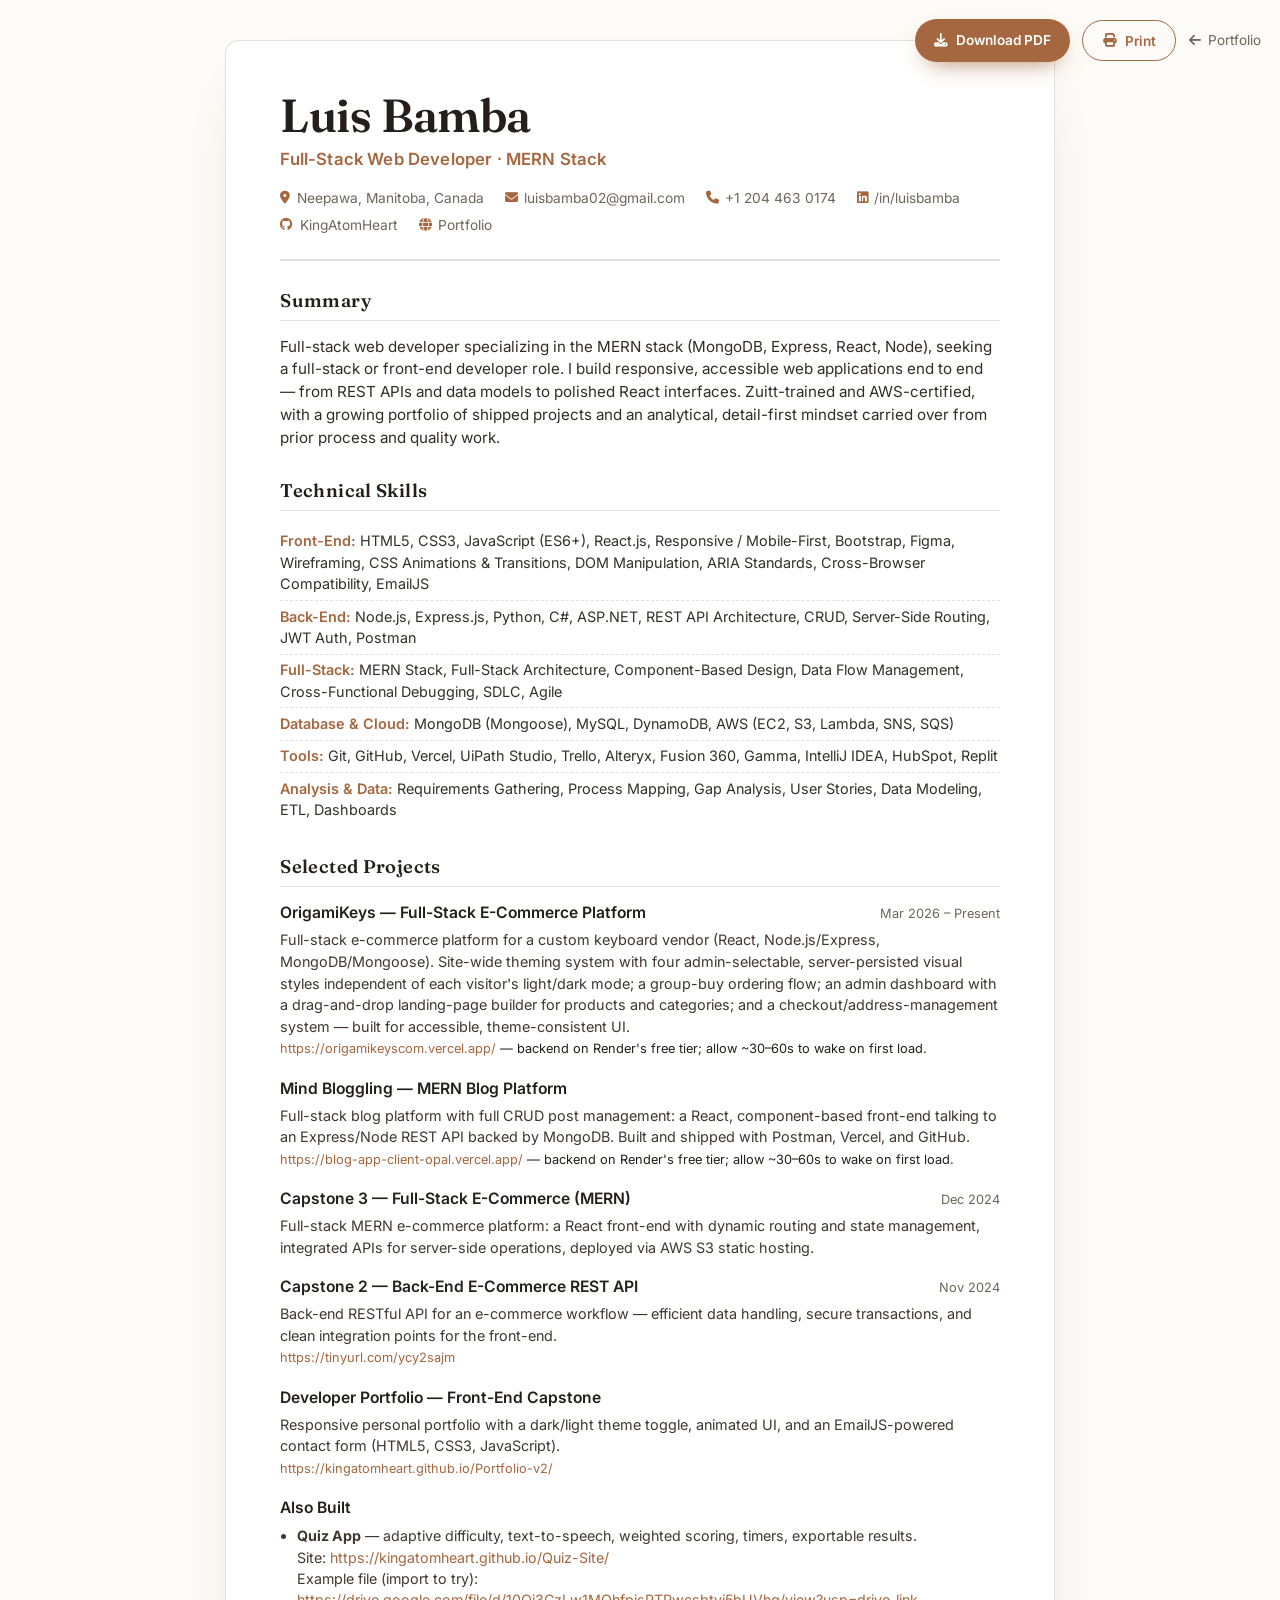
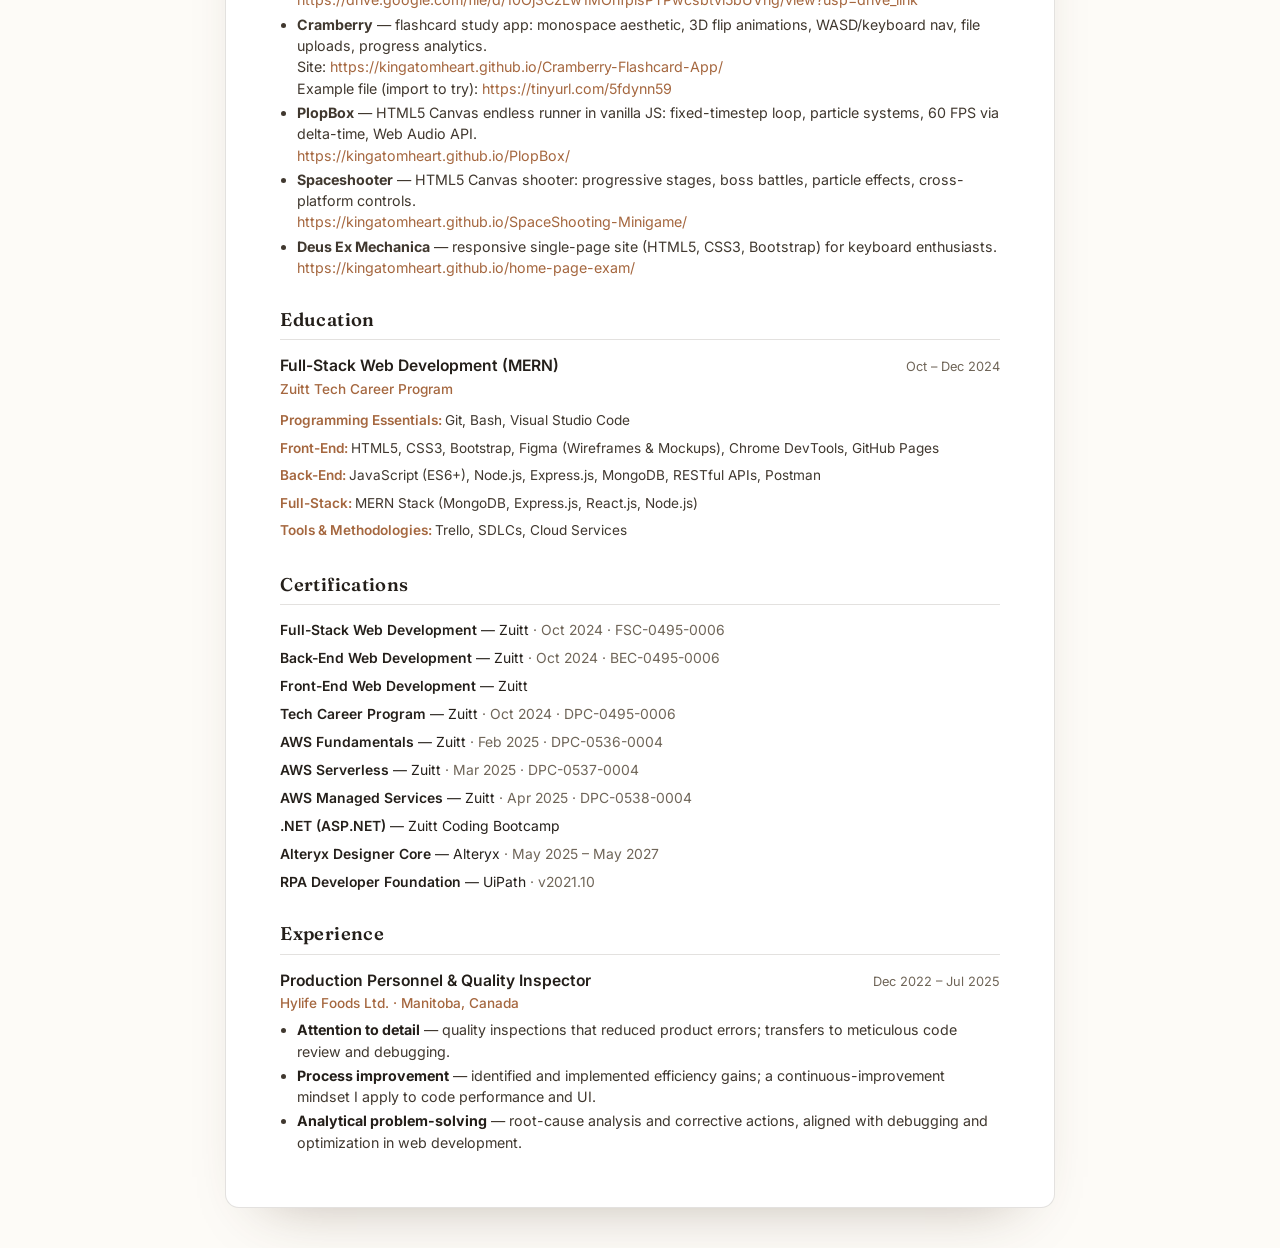
<file: resume.html>
<!DOCTYPE html>
<html lang="en">
<head>
    <meta charset="UTF-8">
    <meta name="viewport" content="width=device-width, initial-scale=1.0">
    <meta name="description" content="Résumé — Luis Bamba, Full-Stack Web Developer (MERN).">
    <title>Luis Bamba — Résumé</title>
    <link rel="icon" type="image/png" href="images/favicon.png">
    <link rel="preconnect" href="https://fonts.googleapis.com">
    <link rel="preconnect" href="https://fonts.gstatic.com" crossorigin>
    <link rel="stylesheet" href="https://fonts.googleapis.com/css2?family=Fraunces:ital,opsz,wght@0,9..144,400..600&family=Inter:wght@400;500;600&display=swap">
    <link rel="stylesheet" href="https://cdnjs.cloudflare.com/ajax/libs/font-awesome/6.5.2/css/all.min.css">
    <style>
        :root {
            --paper: #fdfbf7;
            --card: #ffffff;
            --ink: #241f1a;
            --muted: #6f6558;
            --accent: #a5673f;
            --accent-2: #a8443f;
            --line: rgba(60, 45, 32, 0.14);
            --font-body: 'Inter', system-ui, -apple-system, Segoe UI, Roboto, sans-serif;
            --font-display: 'Fraunces', Georgia, serif;
        }

        * { margin: 0; padding: 0; box-sizing: border-box; }

        body {
            font-family: var(--font-body);
            color: var(--ink);
            background: var(--paper);
            line-height: 1.5;
            font-size: 15px;
            -webkit-font-smoothing: antialiased;
        }

        a { color: var(--accent); text-decoration: none; }
        a:hover { text-decoration: underline; }

        .sheet {
            max-width: 830px;
            margin: 2.5rem auto;
            background: var(--card);
            padding: 3.2rem 3.4rem;
            border: 1px solid var(--line);
            border-radius: 14px;
            box-shadow: 0 30px 60px -40px rgba(74, 52, 33, 0.4);
        }

        /* Header */
        .r-header { border-bottom: 2px solid var(--line); padding-bottom: 1.5rem; margin-bottom: 1.6rem; }
        .r-name {
            font-family: var(--font-display);
            font-weight: 600;
            font-size: 2.9rem;
            line-height: 1.05;
            letter-spacing: -0.01em;
        }
        .r-title {
            font-size: 1.05rem;
            font-weight: 600;
            color: var(--accent);
            margin-top: 0.35rem;
            letter-spacing: 0.01em;
        }
        .r-contact {
            display: flex;
            flex-wrap: wrap;
            gap: 0.4rem 1.3rem;
            margin-top: 1rem;
            font-size: 0.86rem;
            color: var(--muted);
        }
        .r-contact a, .r-contact span { display: inline-flex; align-items: center; gap: 0.4rem; color: var(--muted); }
        .r-contact a:hover { color: var(--accent); }
        .r-contact i { color: var(--accent); font-size: 0.82rem; }

        /* Sections */
        .r-section { margin-top: 1.7rem; }
        .r-section:first-of-type { margin-top: 0; }
        .r-section h2 {
            font-family: var(--font-display);
            font-weight: 600;
            font-size: 1.15rem;
            color: var(--ink);
            padding-bottom: 0.35rem;
            margin-bottom: 0.9rem;
            border-bottom: 1px solid var(--line);
            letter-spacing: 0.02em;
        }

        .r-summary { color: #332c25; font-size: 0.95rem; }

        /* Skills — single column for ATS parsing */
        .skill-line { padding: 0.3rem 0; font-size: 0.9rem; }
        .skill-line + .skill-line { border-top: 1px dashed var(--line); }
        .skill-cat { font-weight: 600; color: var(--accent); }
        .skill-cat::after { content: ": "; }
        .skill-val { color: #33302b; }

        /* Entries (projects / experience / education) */
        .entry { margin-bottom: 1.05rem; page-break-inside: avoid; }
        .entry:last-child { margin-bottom: 0; }
        .entry-head { display: flex; justify-content: space-between; align-items: baseline; gap: 1rem; flex-wrap: wrap; }
        .entry-title { font-weight: 600; font-size: 0.98rem; }
        .entry-title .flag {
            font-size: 0.62rem; font-weight: 700; letter-spacing: 0.1em; text-transform: uppercase;
            color: #fff; background: var(--accent); padding: 0.12rem 0.5rem; border-radius: 100px;
            margin-left: 0.5rem; vertical-align: middle;
        }
        .entry-meta { font-size: 0.8rem; color: var(--muted); white-space: nowrap; }
        .entry-sub { font-size: 0.85rem; color: var(--accent); font-weight: 500; margin-top: 0.05rem; }
        .entry p { font-size: 0.9rem; color: #40382f; margin-top: 0.28rem; }
        .entry ul { margin: 0.35rem 0 0 1.05rem; }
        .entry ul li { font-size: 0.89rem; color: #40382f; margin-bottom: 0.18rem; }
        .entry ul li strong { color: var(--ink); }
        .entry-link { font-size: 0.8rem; }

        .more-list { font-size: 0.88rem; color: #40382f; margin: 0 0 0 1.1rem; list-style: disc; }
        .more-list li { margin-bottom: 0.45rem; }

        .cw { font-size: 0.85rem; padding: 0.22rem 0; }
        .cw-l { font-weight: 600; color: var(--accent); }
        .cw-l::after { content: ": "; }
        .cw-v { color: #40382f; }

        /* Certifications — single column for ATS parsing */
        .cert-list { display: grid; grid-template-columns: 1fr; gap: 0.45rem; }
        .cert { font-size: 0.87rem; page-break-inside: avoid; }
        .cert b { font-weight: 600; }
        .cert span { color: var(--muted); }

        /* Print button */
        .print-bar { position: fixed; top: 1.2rem; right: 1.2rem; z-index: 10; }
        .print-btn {
            font-family: var(--font-body); font-size: 0.85rem; font-weight: 600;
            color: #fff; background: var(--accent); border: none; cursor: pointer;
            padding: 0.7rem 1.2rem; border-radius: 100px; display: inline-flex; align-items: center; gap: 0.5rem;
            box-shadow: 0 10px 25px -12px var(--accent);
        }
        .print-btn:hover { filter: brightness(1.05); }
        .print-btn.secondary {
            color: var(--accent); background: transparent; border: 1px solid var(--accent);
            box-shadow: none; margin-left: 0.5rem;
        }
        .print-btn.secondary:hover { background: rgba(0,0,0,0.03); filter: none; }
        .back-link { display: inline-flex; align-items: center; gap: 0.4rem; margin-left: 0.6rem; font-size: 0.85rem; color: var(--muted); }

        @media (max-width: 640px) {
            .sheet { margin: 0; border-radius: 0; padding: 1.8rem 1.4rem; border: none; }
            .skill-line, .cw { grid-template-columns: 1fr; gap: 0.15rem; }
            .cert-list { grid-template-columns: 1fr; }
            .print-bar { position: static; padding: 1rem 1.4rem 0; }
        }

        /* Print / PDF — compact, clean page breaks */
        @media print {
            @page { margin: 12mm; }
            html, body { background: #fff; }
            body { font-size: 9.6pt; line-height: 1.38; }
            .sheet { margin: 0; max-width: none; padding: 0; border: none; border-radius: 0; box-shadow: none; }
            .print-bar { display: none; }
            a { color: #33302b; text-decoration: none; word-break: break-word; }

            .r-header { padding-bottom: 0.6rem; margin-bottom: 0.75rem; }
            .r-name { font-size: 1.9rem; }
            .r-title { font-size: 0.92rem; margin-top: 0.2rem; }
            .r-contact { margin-top: 0.45rem; gap: 0.15rem 0.9rem; font-size: 0.78rem; }

            .r-section { margin-top: 0.8rem; }
            .r-section h2 { font-size: 1rem; margin-bottom: 0.4rem; padding-bottom: 0.18rem; break-after: avoid; page-break-after: avoid; }
            .r-summary { font-size: 0.84rem; }

            .skill-line { padding: 0.14rem 0; font-size: 0.8rem; }

            .entry { margin-bottom: 0.55rem; page-break-inside: avoid; }
            .entry p { font-size: 0.8rem; margin-top: 0.12rem; }
            .entry-title { font-size: 0.88rem; }
            .entry-meta, .entry-link { font-size: 0.74rem; }
            .entry-sub { font-size: 0.79rem; }
            .entry ul li { font-size: 0.8rem; margin-bottom: 0.12rem; }

            /* long "Also Built" list may break across pages, but keep each item whole */
            .entry-wide { page-break-inside: auto; }
            .more-list { font-size: 0.79rem; }
            .more-list li { page-break-inside: avoid; margin-bottom: 0.28rem; }

            .cw { font-size: 0.78rem; padding: 0.1rem 0; }
            .cert-list { gap: 0.25rem; }
            .cert { font-size: 0.79rem; }
        }
    </style>
</head>
<body>
    <div class="print-bar">
        <a class="print-btn" href="resume.pdf" download="Luis-Bamba-Resume.pdf"><i class="fas fa-download" aria-hidden="true"></i> Download PDF</a>
        <button class="print-btn secondary" id="printBtn"><i class="fas fa-print" aria-hidden="true"></i> Print</button>
        <a class="back-link" href="index.html"><i class="fas fa-arrow-left" aria-hidden="true"></i> Portfolio</a>
    </div>

    <main class="sheet">
        <header class="r-header">
            <h1 class="r-name">Luis Bamba</h1>
            <div class="r-title">Full-Stack Web Developer · MERN Stack</div>
            <div class="r-contact">
                <span><i class="fas fa-location-dot" aria-hidden="true"></i> Neepawa, Manitoba, Canada</span>
                <a href="mailto:luisbamba02@gmail.com"><i class="fas fa-envelope" aria-hidden="true"></i> luisbamba02@gmail.com</a>
                <a href="tel:+12044630174"><i class="fas fa-phone" aria-hidden="true"></i> +1 204 463 0174</a>
                <a href="https://www.linkedin.com/in/luisbamba/" target="_blank" rel="noopener"><i class="fab fa-linkedin" aria-hidden="true"></i> /in/luisbamba</a>
                <a href="https://github.com/KingAtomHeart" target="_blank" rel="noopener"><i class="fab fa-github" aria-hidden="true"></i> KingAtomHeart</a>
                <a href="https://kingatomheart.github.io/Portfolio-v2/" target="_blank" rel="noopener"><i class="fas fa-globe" aria-hidden="true"></i> Portfolio</a>
            </div>
        </header>

        <section class="r-section">
            <h2>Summary</h2>
            <p class="r-summary">
                Full-stack web developer specializing in the MERN stack (MongoDB, Express, React, Node),
                seeking a full-stack or front-end developer role. I build responsive, accessible web
                applications end to end — from REST APIs and data models to polished React interfaces.
                Zuitt-trained and AWS-certified, with a growing portfolio of shipped projects and an
                analytical, detail-first mindset carried over from prior process and quality work.
            </p>
        </section>

        <section class="r-section">
            <h2>Technical Skills</h2>
            <div class="skill-line"><span class="skill-cat">Front-End</span><span class="skill-val">HTML5, CSS3, JavaScript (ES6+), React.js, Responsive / Mobile-First, Bootstrap, Figma, Wireframing, CSS Animations &amp; Transitions, DOM Manipulation, ARIA Standards, Cross-Browser Compatibility, EmailJS</span></div>
            <div class="skill-line"><span class="skill-cat">Back-End</span><span class="skill-val">Node.js, Express.js, Python, C#, ASP.NET, REST API Architecture, CRUD, Server-Side Routing, JWT Auth, Postman</span></div>
            <div class="skill-line"><span class="skill-cat">Full-Stack</span><span class="skill-val">MERN Stack, Full-Stack Architecture, Component-Based Design, Data Flow Management, Cross-Functional Debugging, SDLC, Agile</span></div>
            <div class="skill-line"><span class="skill-cat">Database &amp; Cloud</span><span class="skill-val">MongoDB (Mongoose), MySQL, DynamoDB, AWS (EC2, S3, Lambda, SNS, SQS)</span></div>
            <div class="skill-line"><span class="skill-cat">Tools</span><span class="skill-val">Git, GitHub, Vercel, UiPath Studio, Trello, Alteryx, Fusion 360, Gamma, IntelliJ IDEA, HubSpot, Replit</span></div>
            <div class="skill-line"><span class="skill-cat">Analysis &amp; Data</span><span class="skill-val">Requirements Gathering, Process Mapping, Gap Analysis, User Stories, Data Modeling, ETL, Dashboards</span></div>
        </section>

        <section class="r-section">
            <h2>Selected Projects</h2>

            <div class="entry">
                <div class="entry-head">
                    <span class="entry-title">OrigamiKeys — Full-Stack E-Commerce Platform</span>
                    <span class="entry-meta">Mar 2026 – Present</span>
                </div>
                <p>Full-stack e-commerce platform for a custom keyboard vendor (React, Node.js/Express, MongoDB/Mongoose). Site-wide theming system with four admin-selectable, server-persisted visual styles independent of each visitor's light/dark mode; a group-buy ordering flow; an admin dashboard with a drag-and-drop landing-page builder for products and categories; and a checkout/address-management system — built for accessible, theme-consistent UI.</p>
                <span class="entry-link"><a href="https://origamikeyscom.vercel.app/" target="_blank" rel="noopener">https://origamikeyscom.vercel.app/</a> — backend on Render's free tier; allow ~30–60s to wake on first load.</span>
            </div>

            <div class="entry">
                <div class="entry-head">
                    <span class="entry-title">Mind Bloggling — MERN Blog Platform</span>
                </div>
                <p>Full-stack blog platform with full CRUD post management: a React, component-based front-end talking to an Express/Node REST API backed by MongoDB. Built and shipped with Postman, Vercel, and GitHub.</p>
                <span class="entry-link"><a href="https://blog-app-client-opal.vercel.app/" target="_blank" rel="noopener">https://blog-app-client-opal.vercel.app/</a> — backend on Render's free tier; allow ~30–60s to wake on first load.</span>
            </div>

            <div class="entry">
                <div class="entry-head">
                    <span class="entry-title">Capstone 3 — Full-Stack E-Commerce (MERN)</span>
                    <span class="entry-meta">Dec 2024</span>
                </div>
                <p>Full-stack MERN e-commerce platform: a React front-end with dynamic routing and state management, integrated APIs for server-side operations, deployed via AWS S3 static hosting.</p>
            </div>

            <div class="entry">
                <div class="entry-head">
                    <span class="entry-title">Capstone 2 — Back-End E-Commerce REST API</span>
                    <span class="entry-meta">Nov 2024</span>
                </div>
                <p>Back-end RESTful API for an e-commerce workflow — efficient data handling, secure transactions, and clean integration points for the front-end.</p>
                <span class="entry-link"><a href="https://tinyurl.com/ycy2sajm" target="_blank" rel="noopener">https://tinyurl.com/ycy2sajm</a></span>
            </div>

            <div class="entry">
                <div class="entry-head">
                    <span class="entry-title">Developer Portfolio — Front-End Capstone</span>
                </div>
                <p>Responsive personal portfolio with a dark/light theme toggle, animated UI, and an EmailJS-powered contact form (HTML5, CSS3, JavaScript).</p>
                <span class="entry-link"><a href="https://kingatomheart.github.io/Portfolio-v2/" target="_blank" rel="noopener">https://kingatomheart.github.io/Portfolio-v2/</a></span>
            </div>

            <div class="entry entry-wide">
                <div class="entry-head"><span class="entry-title">Also Built</span></div>
                <ul class="more-list">
                    <li><b>Quiz App</b> — adaptive difficulty, text-to-speech, weighted scoring, timers, exportable results.<br>
                        Site: <a href="https://kingatomheart.github.io/Quiz-Site/" target="_blank" rel="noopener">https://kingatomheart.github.io/Quiz-Site/</a><br>
                        Example file (import to try): <a href="https://drive.google.com/file/d/10Oj3CzLw1MOhfpisPTPwcsbtvi5bUVhg/view?usp=drive_link" target="_blank" rel="noopener">https://drive.google.com/file/d/10Oj3CzLw1MOhfpisPTPwcsbtvi5bUVhg/view?usp=drive_link</a></li>
                    <li><b>Cramberry</b> — flashcard study app: monospace aesthetic, 3D flip animations, WASD/keyboard nav, file uploads, progress analytics.<br>
                        Site: <a href="https://kingatomheart.github.io/Cramberry-Flashcard-App/" target="_blank" rel="noopener">https://kingatomheart.github.io/Cramberry-Flashcard-App/</a><br>
                        Example file (import to try): <a href="https://tinyurl.com/5fdynn59" target="_blank" rel="noopener">https://tinyurl.com/5fdynn59</a></li>
                    <li><b>PlopBox</b> — HTML5 Canvas endless runner in vanilla JS: fixed-timestep loop, particle systems, 60 FPS via delta-time, Web Audio API.<br>
                        <a href="https://kingatomheart.github.io/PlopBox/" target="_blank" rel="noopener">https://kingatomheart.github.io/PlopBox/</a></li>
                    <li><b>Spaceshooter</b> — HTML5 Canvas shooter: progressive stages, boss battles, particle effects, cross-platform controls.<br>
                        <a href="https://kingatomheart.github.io/SpaceShooting-Minigame/" target="_blank" rel="noopener">https://kingatomheart.github.io/SpaceShooting-Minigame/</a></li>
                    <li><b>Deus Ex Mechanica</b> — responsive single-page site (HTML5, CSS3, Bootstrap) for keyboard enthusiasts.<br>
                        <a href="https://kingatomheart.github.io/home-page-exam/" target="_blank" rel="noopener">https://kingatomheart.github.io/home-page-exam/</a></li>
                </ul>
            </div>
        </section>

        <section class="r-section">
            <h2>Education</h2>
            <div class="entry">
                <div class="entry-head">
                    <span class="entry-title">Full-Stack Web Development (MERN)</span>
                    <span class="entry-meta">Oct – Dec 2024</span>
                </div>
                <div class="entry-sub">Zuitt Tech Career Program</div>
                <div style="margin-top:0.5rem">
                    <div class="cw"><span class="cw-l">Programming Essentials</span><span class="cw-v">Git, Bash, Visual Studio Code</span></div>
                    <div class="cw"><span class="cw-l">Front-End</span><span class="cw-v">HTML5, CSS3, Bootstrap, Figma (Wireframes &amp; Mockups), Chrome DevTools, GitHub Pages</span></div>
                    <div class="cw"><span class="cw-l">Back-End</span><span class="cw-v">JavaScript (ES6+), Node.js, Express.js, MongoDB, RESTful APIs, Postman</span></div>
                    <div class="cw"><span class="cw-l">Full-Stack</span><span class="cw-v">MERN Stack (MongoDB, Express.js, React.js, Node.js)</span></div>
                    <div class="cw"><span class="cw-l">Tools &amp; Methodologies</span><span class="cw-v">Trello, SDLCs, Cloud Services</span></div>
                </div>
            </div>
        </section>

        <section class="r-section">
            <h2>Certifications</h2>
            <div class="cert-list">
                <div class="cert"><b>Full-Stack Web Development</b> — Zuitt <span>· Oct 2024 · FSC-0495-0006</span></div>
                <div class="cert"><b>Back-End Web Development</b> — Zuitt <span>· Oct 2024 · BEC-0495-0006</span></div>
                <div class="cert"><b>Front-End Web Development</b> — Zuitt</div>
                <div class="cert"><b>Tech Career Program</b> — Zuitt <span>· Oct 2024 · DPC-0495-0006</span></div>
                <div class="cert"><b>AWS Fundamentals</b> — Zuitt <span>· Feb 2025 · DPC-0536-0004</span></div>
                <div class="cert"><b>AWS Serverless</b> — Zuitt <span>· Mar 2025 · DPC-0537-0004</span></div>
                <div class="cert"><b>AWS Managed Services</b> — Zuitt <span>· Apr 2025 · DPC-0538-0004</span></div>
                <div class="cert"><b>.NET (ASP.NET)</b> — Zuitt Coding Bootcamp</div>
                <div class="cert"><b>Alteryx Designer Core</b> — Alteryx <span>· May 2025 – May 2027</span></div>
                <div class="cert"><b>RPA Developer Foundation</b> — UiPath <span>· v2021.10</span></div>
            </div>
        </section>

        <section class="r-section">
            <h2>Experience</h2>
            <div class="entry">
                <div class="entry-head">
                    <span class="entry-title">Production Personnel &amp; Quality Inspector</span>
                    <span class="entry-meta">Dec 2022 – Jul 2025</span>
                </div>
                <div class="entry-sub">Hylife Foods Ltd. · Manitoba, Canada</div>
                <ul>
                    <li><strong>Attention to detail</strong> — quality inspections that reduced product errors; transfers to meticulous code review and debugging.</li>
                    <li><strong>Process improvement</strong> — identified and implemented efficiency gains; a continuous-improvement mindset I apply to code performance and UI.</li>
                    <li><strong>Analytical problem-solving</strong> — root-cause analysis and corrective actions, aligned with debugging and optimization in web development.</li>
                </ul>
            </div>
        </section>
    </main>

    <script>
        document.getElementById('printBtn').addEventListener('click', function () { window.print(); });
    </script>
</body>
</html>
</file>
